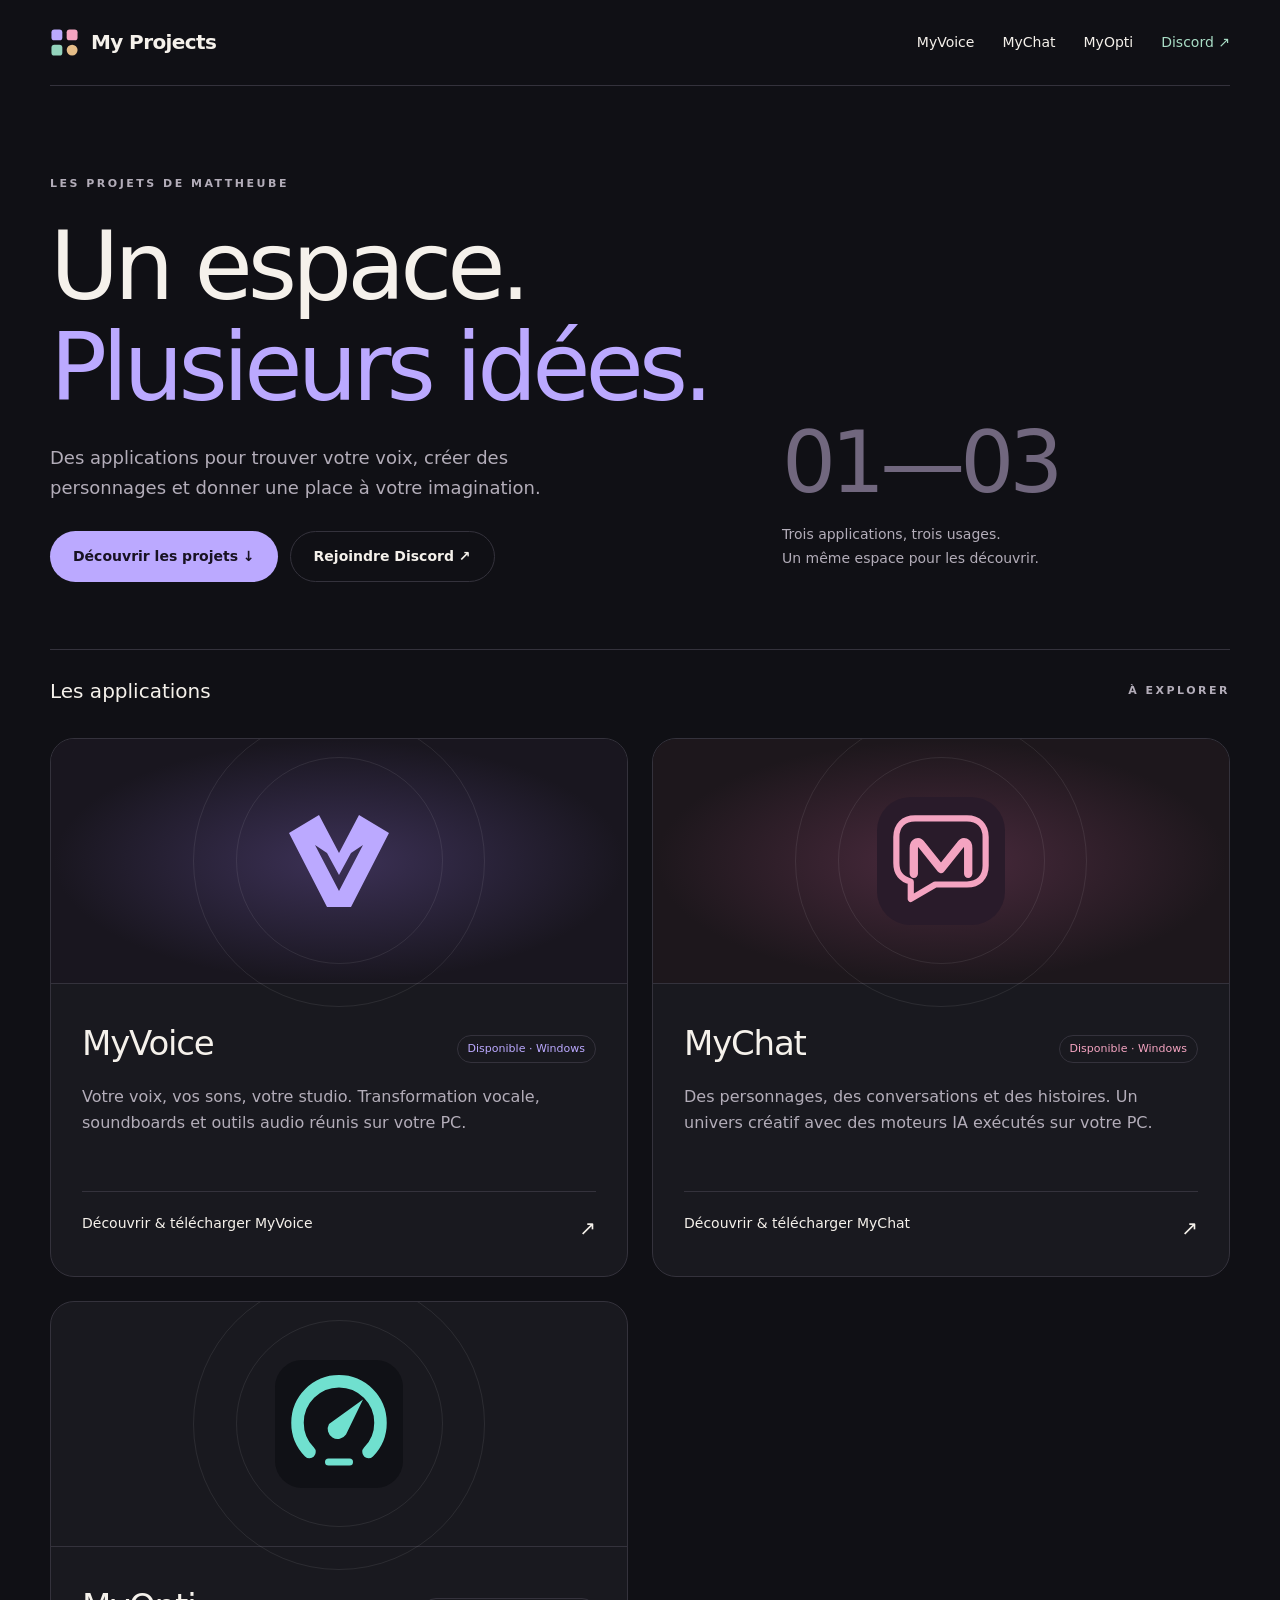
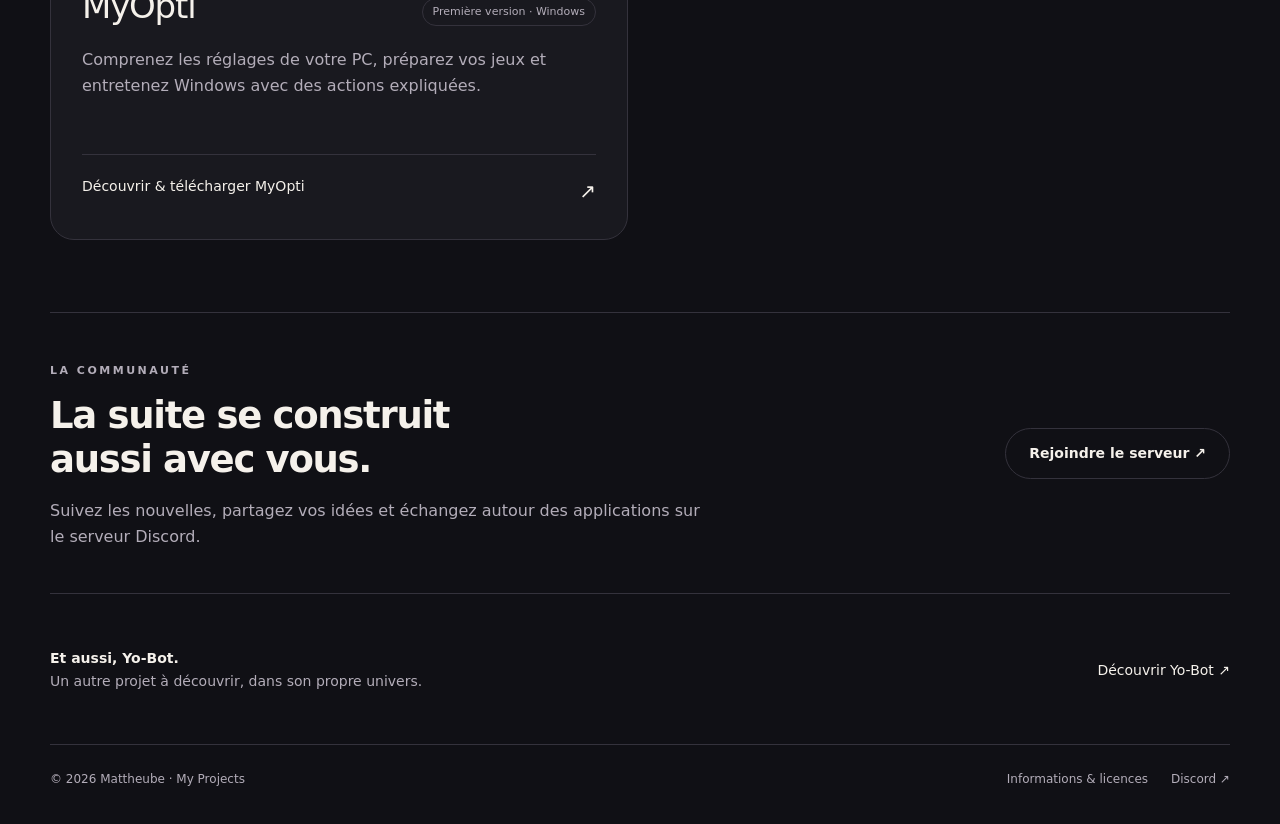
<file: docs/index.html>
<!doctype html><html lang="fr"><head><meta charset="utf-8"><meta name="viewport" content="width=device-width,initial-scale=1"><meta name="description" content="My Projects : découvrez MyVoice, MyChat et MyOpti, suivez leur développement et rejoignez la communauté."><meta http-equiv="Content-Security-Policy" content="default-src 'self'; script-src 'none'; style-src 'self'; img-src 'self'; object-src 'none'; base-uri 'none'; form-action 'none'"><meta name="referrer" content="strict-origin-when-cross-origin"><title>Accueil — My Projects</title><link rel="icon" href="./assets/projects.svg"><link rel="stylesheet" href="./style.css"></head><body class=""><a class="skip" href="#main">Aller au contenu</a><div class="wrap"><header><a class="brand" href="./"><img src="./assets/projects.svg" alt="">My Projects</a><nav aria-label="Navigation principale"><a href="./myvoice/">MyVoice</a><a href="./mychat/">MyChat</a><a href="./myopti/">MyOpti</a><a class="nav-discord" href="https://discord.gg/SDhAJgvxzq">Discord ↗</a></nav></header><main id="main">
<section class="hero"><div><span class="eyebrow">LES PROJETS DE MATTHEUBE</span><h1>Un espace.<br><span>Plusieurs idées.</span></h1><p>Des applications pour trouver votre voix, créer des personnages et donner une place à votre imagination.</p><div class="actions"><a class="btn" href="#projets">Découvrir les projets ↓</a><a class="btn secondary" href="https://discord.gg/SDhAJgvxzq">Rejoindre Discord ↗</a></div></div><div class="hero-side"><span class="number">01—03</span><p>Trois applications, trois usages.<br>Un même espace pour les découvrir.</p></div></section>
<section id="projets"><div class="section-title"><h2>Les applications</h2><span class="eyebrow">À EXPLORER</span></div><div class="project-grid"><article class="project voice"><div class="art" aria-hidden="true"><img src="assets/myvoice.svg" alt=""></div><div class="project-info"><div class="topline"><h3>MyVoice</h3><span class="badge">Disponible · Windows</span></div><p>Votre voix, vos sons, votre studio. Transformation vocale, soundboards et outils audio réunis sur votre PC.</p><a class="arrow-link" href="myvoice/">Découvrir & télécharger MyVoice <b aria-hidden="true">↗</b></a></div></article><article class="project chat"><div class="art" aria-hidden="true"><img src="assets/mychat.svg" alt=""></div><div class="project-info"><div class="topline"><h3>MyChat</h3><span class="badge">Disponible · Windows</span></div><p>Des personnages, des conversations et des histoires. Un univers créatif avec des moteurs IA exécutés sur votre PC.</p><a class="arrow-link" href="mychat/">Découvrir & télécharger MyChat <b aria-hidden="true">↗</b></a></div></article><article class="project opti"><div class="art" aria-hidden="true"><img src="assets/myopti.svg" alt=""></div><div class="project-info"><div class="topline"><h3>MyOpti</h3><span class="badge">Première version · Windows</span></div><p>Comprenez les réglages de votre PC, préparez vos jeux et entretenez Windows avec des actions expliquées.</p><a class="arrow-link" href="myopti/">Découvrir & télécharger MyOpti <b aria-hidden="true">↗</b></a></div></article></div></section>
<section class="community"><div><span class="eyebrow">LA COMMUNAUTÉ</span><h2>La suite se construit<br>aussi avec vous.</h2><p>Suivez les nouvelles, partagez vos idées et échangez autour des applications sur le serveur Discord.</p></div><div class="actions"><a class="btn secondary" href="https://discord.gg/SDhAJgvxzq">Rejoindre le serveur ↗</a></div></section>
<aside class="yobot"><p><strong>Et aussi, Yo-Bot.</strong><br>Un autre projet à découvrir, dans son propre univers.</p><a href="https://mattheube.github.io/Yo-Bot/">Découvrir Yo-Bot ↗</a></aside></main><footer><span>© 2026 Mattheube · My Projects</span><div class="links"><a href="./informations/">Informations & licences</a><a href="https://discord.gg/SDhAJgvxzq">Discord ↗</a></div></footer></div></body></html>
</file>
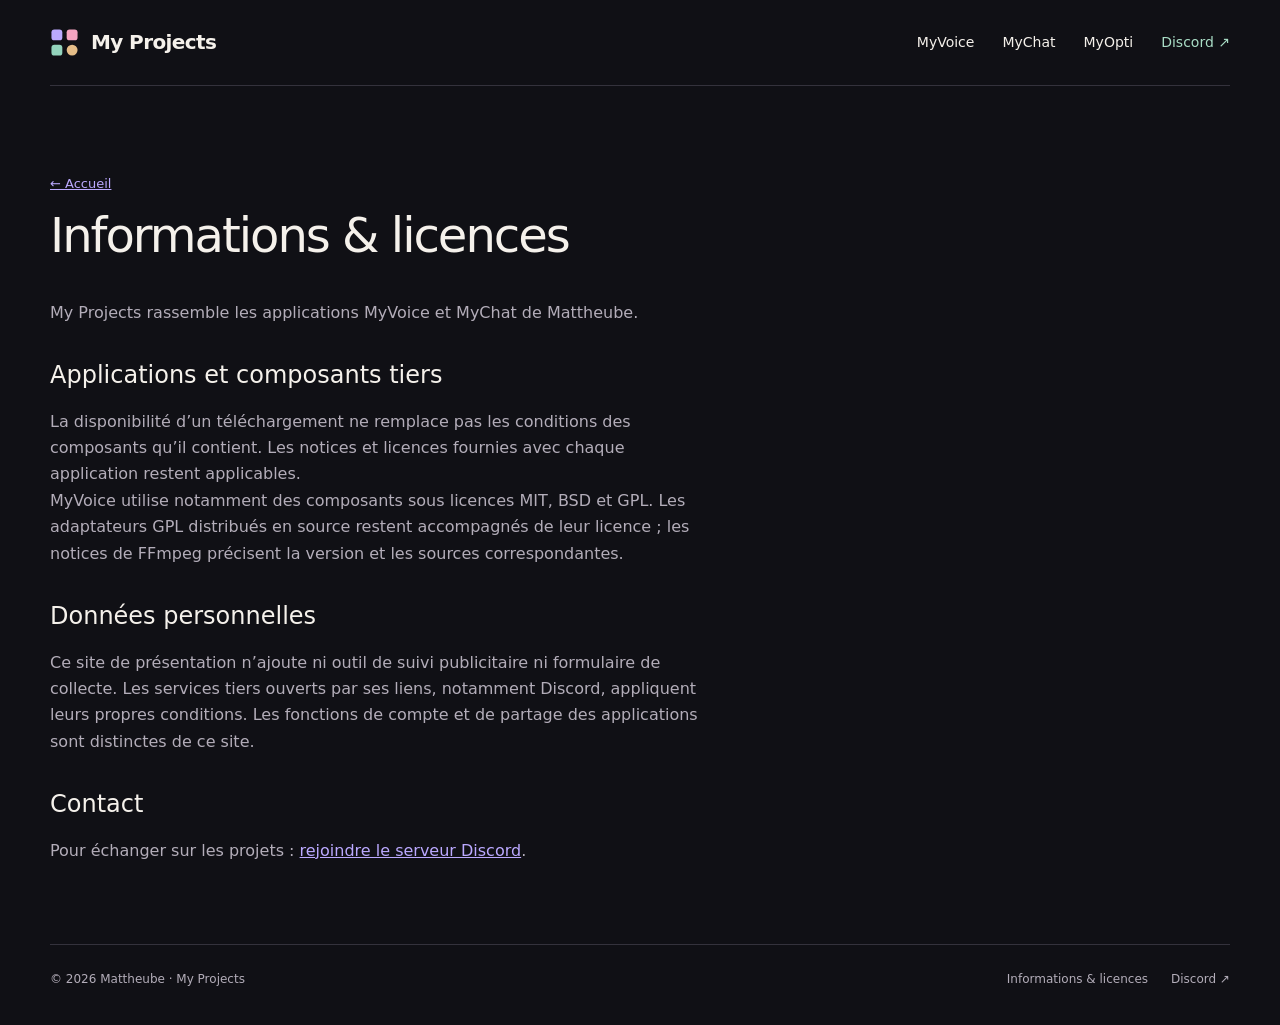
<file: docs/informations/index.html>
<!doctype html><html lang="fr"><head><meta charset="utf-8"><meta name="viewport" content="width=device-width,initial-scale=1"><meta name="description" content="Informations sur My Projects et les composants tiers utilisés par les applications."><meta http-equiv="Content-Security-Policy" content="default-src 'self'; script-src 'none'; style-src 'self'; img-src 'self'; object-src 'none'; base-uri 'none'; form-action 'none'"><meta name="referrer" content="strict-origin-when-cross-origin"><title>Informations & licences — My Projects</title><link rel="icon" href="../assets/projects.svg"><link rel="stylesheet" href="../style.css"></head><body class=""><a class="skip" href="#main">Aller au contenu</a><div class="wrap"><header><a class="brand" href="../"><img src="../assets/projects.svg" alt="">My Projects</a><nav aria-label="Navigation principale"><a href="../myvoice/">MyVoice</a><a href="../mychat/">MyChat</a><a href="../myopti/">MyOpti</a><a class="nav-discord" href="https://discord.gg/SDhAJgvxzq">Discord ↗</a></nav></header><main id="main"><article class="text-page"><a class="back" href="../">← Accueil</a><h1>Informations & licences</h1><p>My Projects rassemble les applications MyVoice et MyChat de Mattheube.</p><h2>Applications et composants tiers</h2><p>La disponibilité d’un téléchargement ne remplace pas les conditions des composants qu’il contient. Les notices et licences fournies avec chaque application restent applicables.</p><p>MyVoice utilise notamment des composants sous licences MIT, BSD et GPL. Les adaptateurs GPL distribués en source restent accompagnés de leur licence ; les notices de FFmpeg précisent la version et les sources correspondantes.</p><h2>Données personnelles</h2><p>Ce site de présentation n’ajoute ni outil de suivi publicitaire ni formulaire de collecte. Les services tiers ouverts par ses liens, notamment Discord, appliquent leurs propres conditions. Les fonctions de compte et de partage des applications sont distinctes de ce site.</p><h2>Contact</h2><p>Pour échanger sur les projets : <a href="https://discord.gg/SDhAJgvxzq">rejoindre le serveur Discord</a>.</p></article></main><footer><span>© 2026 Mattheube · My Projects</span><div class="links"><a href="../informations/">Informations & licences</a><a href="https://discord.gg/SDhAJgvxzq">Discord ↗</a></div></footer></div></body></html>
</file>
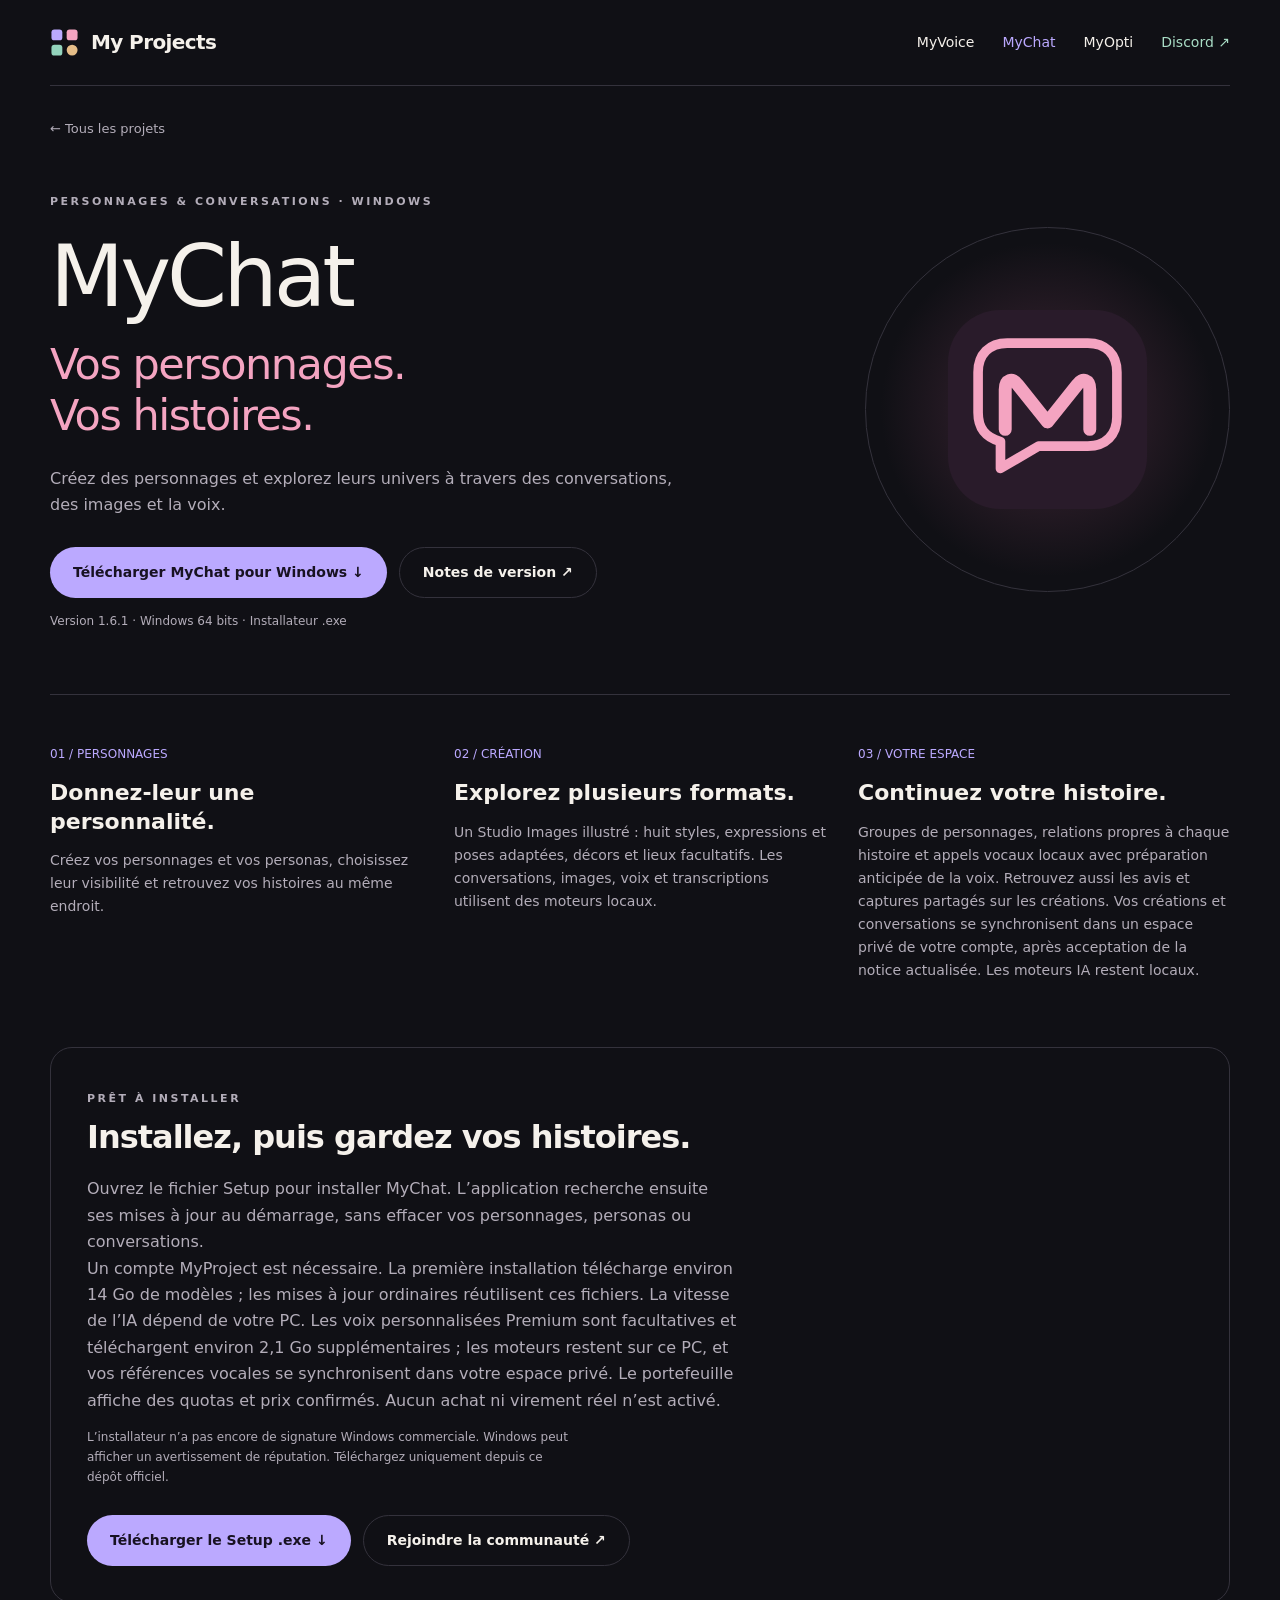
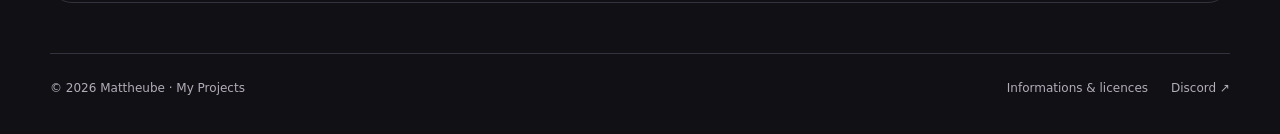
<file: docs/mychat/index.html>
<!doctype html><html lang="fr"><head><meta charset="utf-8"><meta name="viewport" content="width=device-width,initial-scale=1"><meta name="description" content="Téléchargez MyChat 1.6.1 pour Windows : personnages, conversations IA et Studio Images exécutés sur votre PC."><meta http-equiv="Content-Security-Policy" content="default-src 'self'; script-src 'none'; style-src 'self'; img-src 'self'; object-src 'none'; base-uri 'none'; form-action 'none'"><meta name="referrer" content="strict-origin-when-cross-origin"><title>MyChat — My Projects</title><link rel="icon" href="../assets/projects.svg"><link rel="stylesheet" href="../style.css"></head><body class="chat-page"><a class="skip" href="#main">Aller au contenu</a><div class="wrap"><header><a class="brand" href="../"><img src="../assets/projects.svg" alt="">My Projects</a><nav aria-label="Navigation principale"><a href="../myvoice/">MyVoice</a><a href="../mychat/" aria-current="page">MyChat</a><a href="../myopti/">MyOpti</a><a class="nav-discord" href="https://discord.gg/SDhAJgvxzq">Discord ↗</a></nav></header><main id="main">
<a class="back" href="../">← Tous les projets</a><section class="product-hero"><div><span class="eyebrow">PERSONNAGES & CONVERSATIONS · WINDOWS</span><h1>MyChat<small>Vos personnages.<br>Vos histoires.</small></h1><p>Créez des personnages et explorez leurs univers à travers des conversations, des images et la voix.</p><div class="actions"><a class="btn" href="https://github.com/mattheube/MyProjects/releases/download/mychat-v1.6.1/MyChat-1.6.1-Setup-x64.exe">Télécharger MyChat pour Windows ↓</a><a class="btn secondary" href="https://github.com/mattheube/MyProjects/releases/tag/mychat-v1.6.1">Notes de version ↗</a></div><p class="small-note">Version 1.6.1 · Windows 64 bits · Installateur .exe</p></div><div class="emblem" aria-hidden="true"><img src="../assets/mychat.svg" alt=""></div></section>
<section class="features" aria-label="Fonctionnalités"><article><span class="index">01 / PERSONNAGES</span><h2>Donnez-leur une personnalité.</h2><p>Créez vos personnages et vos personas, choisissez leur visibilité et retrouvez vos histoires au même endroit.</p></article><article><span class="index">02 / CRÉATION</span><h2>Explorez plusieurs formats.</h2><p>Un Studio Images illustré : huit styles, expressions et poses adaptées, décors et lieux facultatifs. Les conversations, images, voix et transcriptions utilisent des moteurs locaux.</p></article><article><span class="index">03 / VOTRE ESPACE</span><h2>Continuez votre histoire.</h2><p>Groupes de personnages, relations propres à chaque histoire et appels vocaux locaux avec préparation anticipée de la voix. Retrouvez aussi les avis et captures partagés sur les créations. Vos créations et conversations se synchronisent dans un espace privé de votre compte, après acceptation de la notice actualisée. Les moteurs IA restent locaux.</p></article></section>
<section class="download"><span class="eyebrow">PRÊT À INSTALLER</span><h2>Installez, puis gardez vos histoires.</h2><p>Ouvrez le fichier Setup pour installer MyChat. L’application recherche ensuite ses mises à jour au démarrage, sans effacer vos personnages, personas ou conversations.</p><p>Un compte MyProject est nécessaire. La première installation télécharge environ 14 Go de modèles ; les mises à jour ordinaires réutilisent ces fichiers. La vitesse de l’IA dépend de votre PC. Les voix personnalisées Premium sont facultatives et téléchargent environ 2,1 Go supplémentaires ; les moteurs restent sur ce PC, et vos références vocales se synchronisent dans votre espace privé. Le portefeuille affiche des quotas et prix confirmés. Aucun achat ni virement réel n’est activé.</p><p class="small-note">L’installateur n’a pas encore de signature Windows commerciale. Windows peut afficher un avertissement de réputation. Téléchargez uniquement depuis ce dépôt officiel.</p><div class="actions"><a class="btn" href="https://github.com/mattheube/MyProjects/releases/download/mychat-v1.6.1/MyChat-1.6.1-Setup-x64.exe">Télécharger le Setup .exe ↓</a><a class="btn secondary" href="https://discord.gg/SDhAJgvxzq">Rejoindre la communauté ↗</a></div></section></main><footer><span>© 2026 Mattheube · My Projects</span><div class="links"><a href="../informations/">Informations & licences</a><a href="https://discord.gg/SDhAJgvxzq">Discord ↗</a></div></footer></div></body></html>
</file>
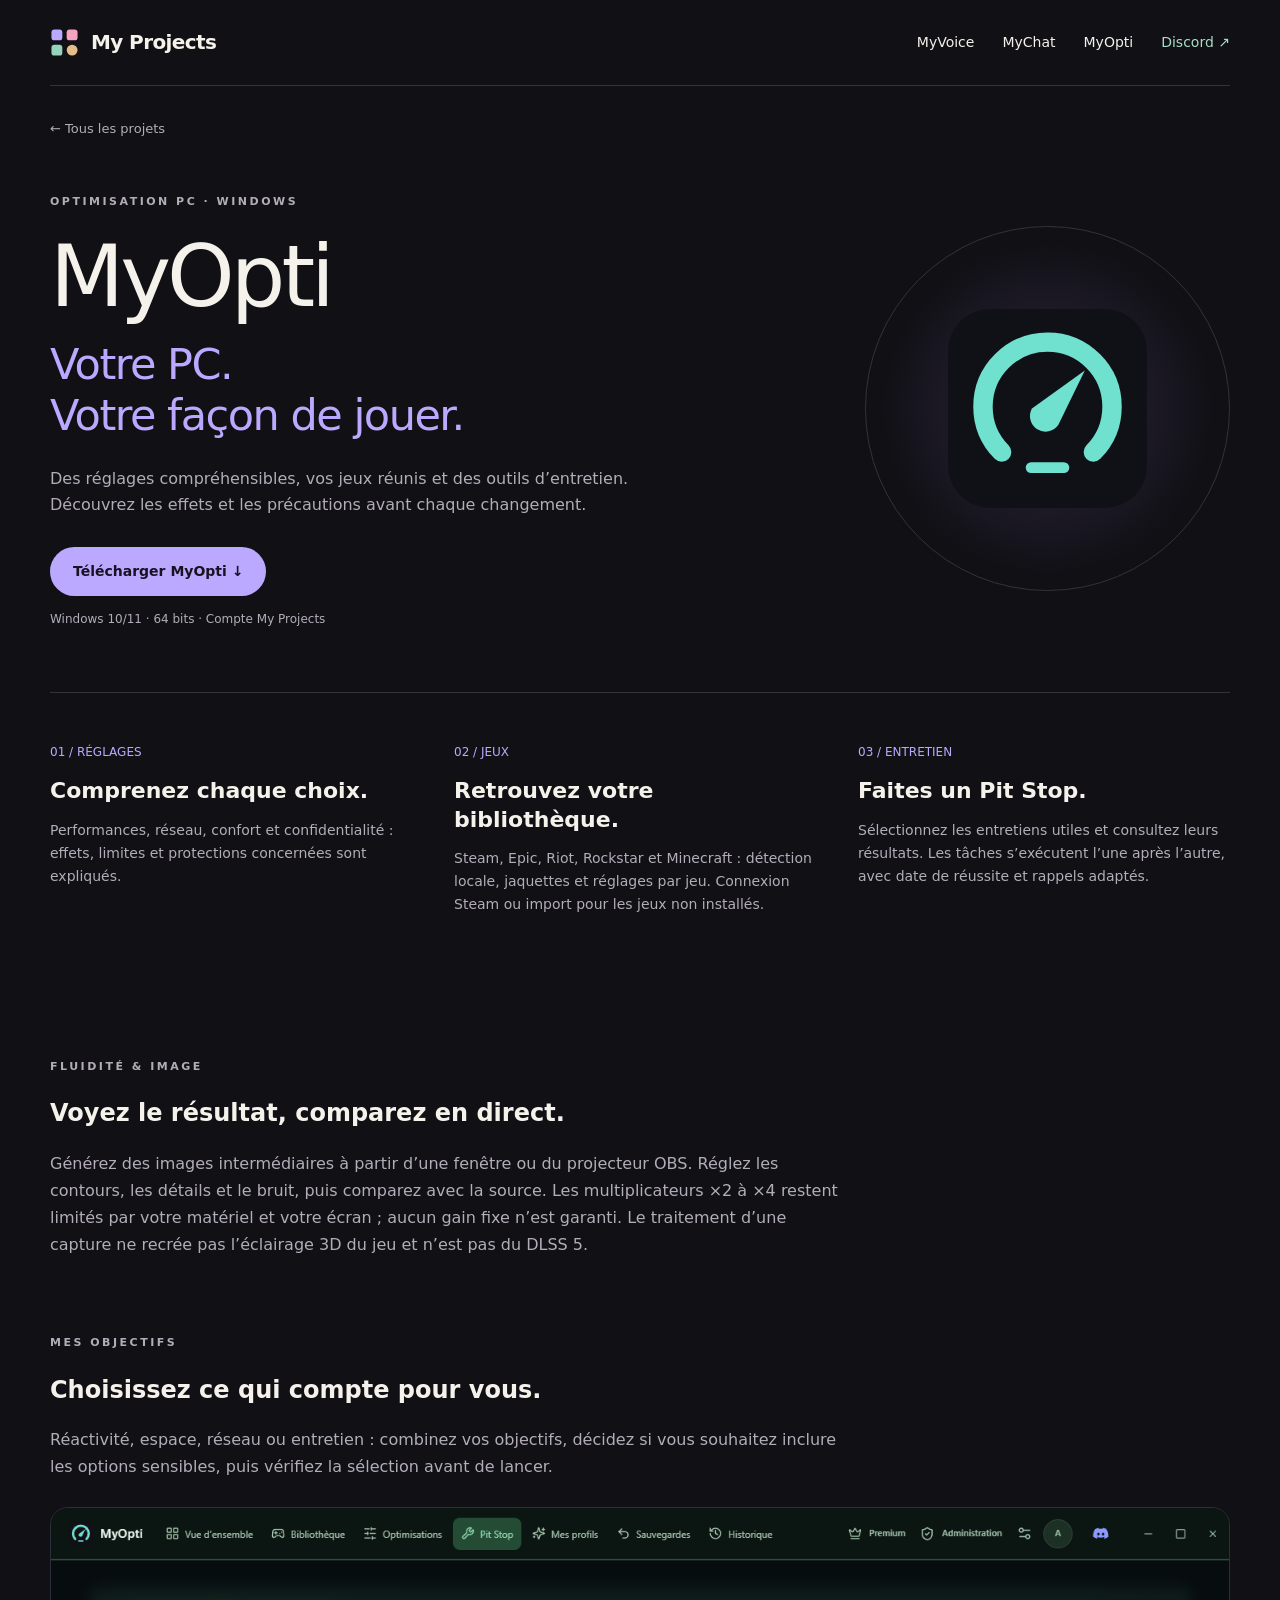
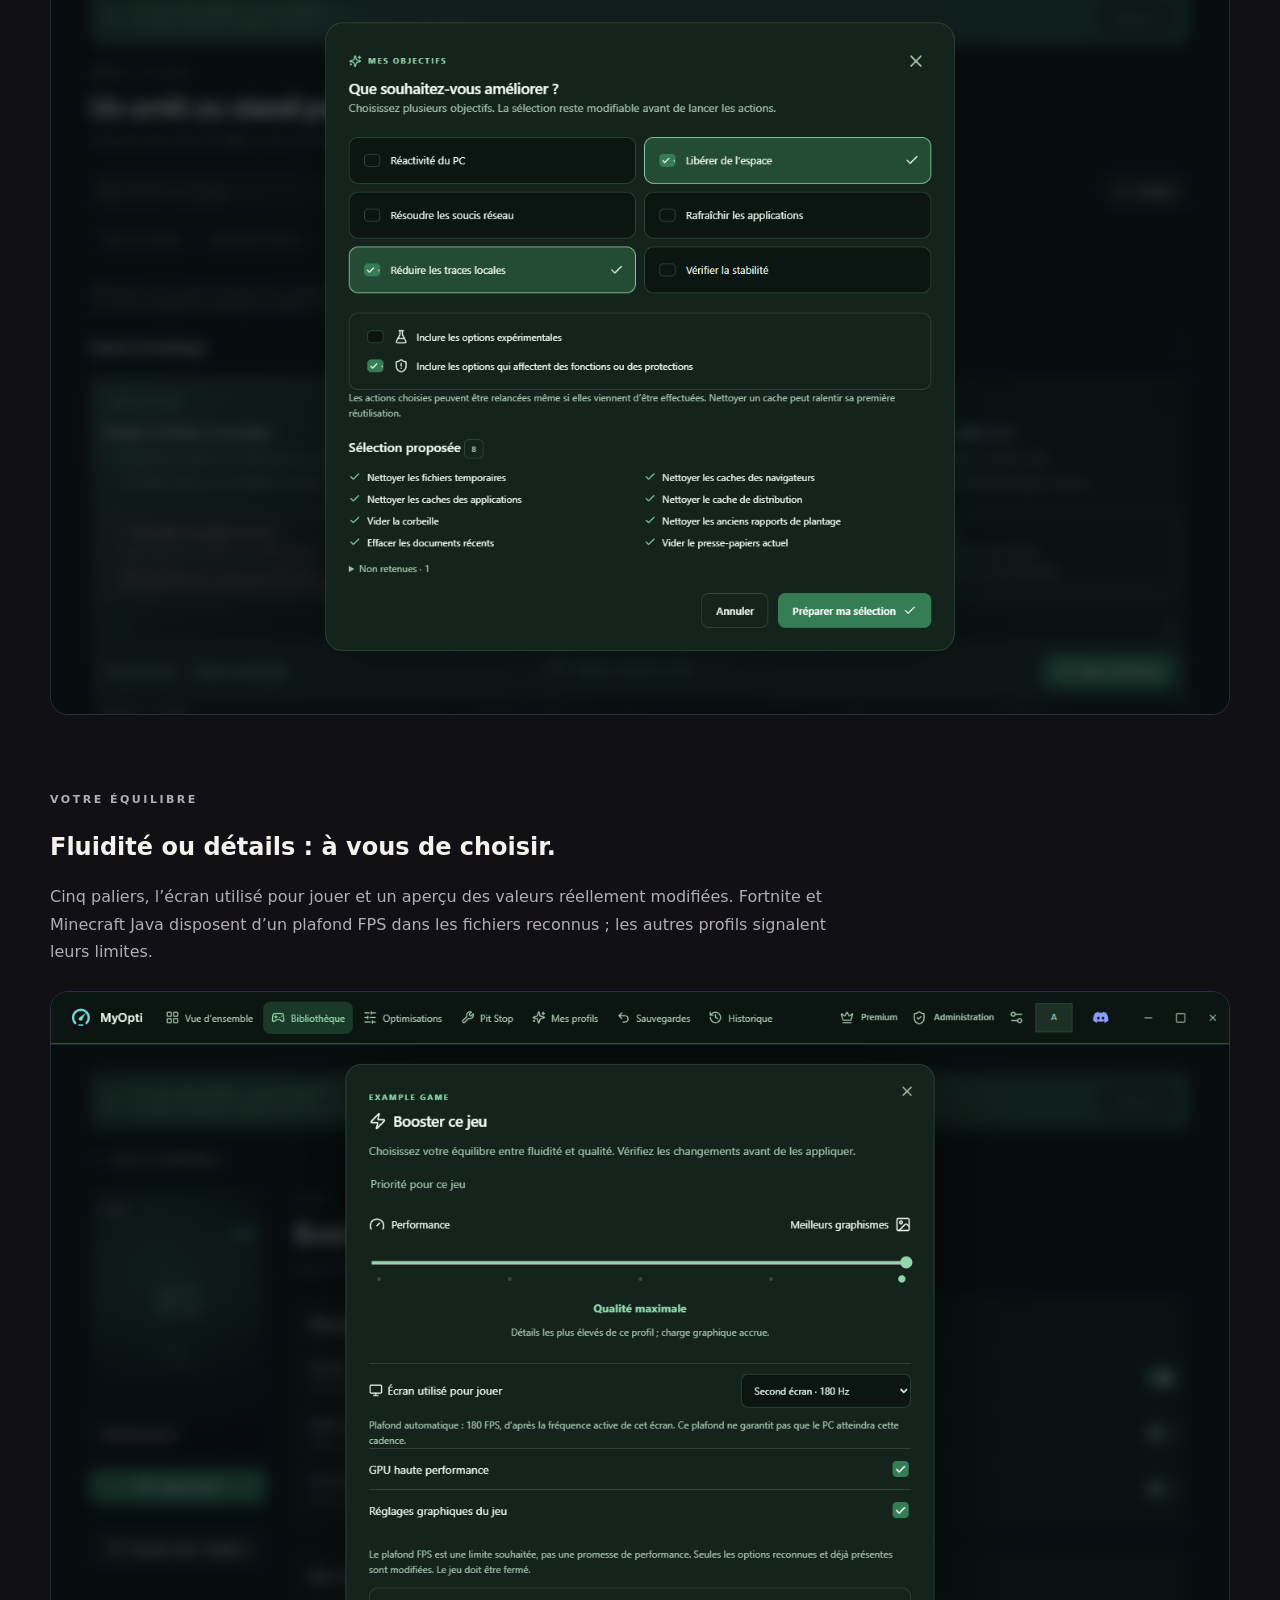
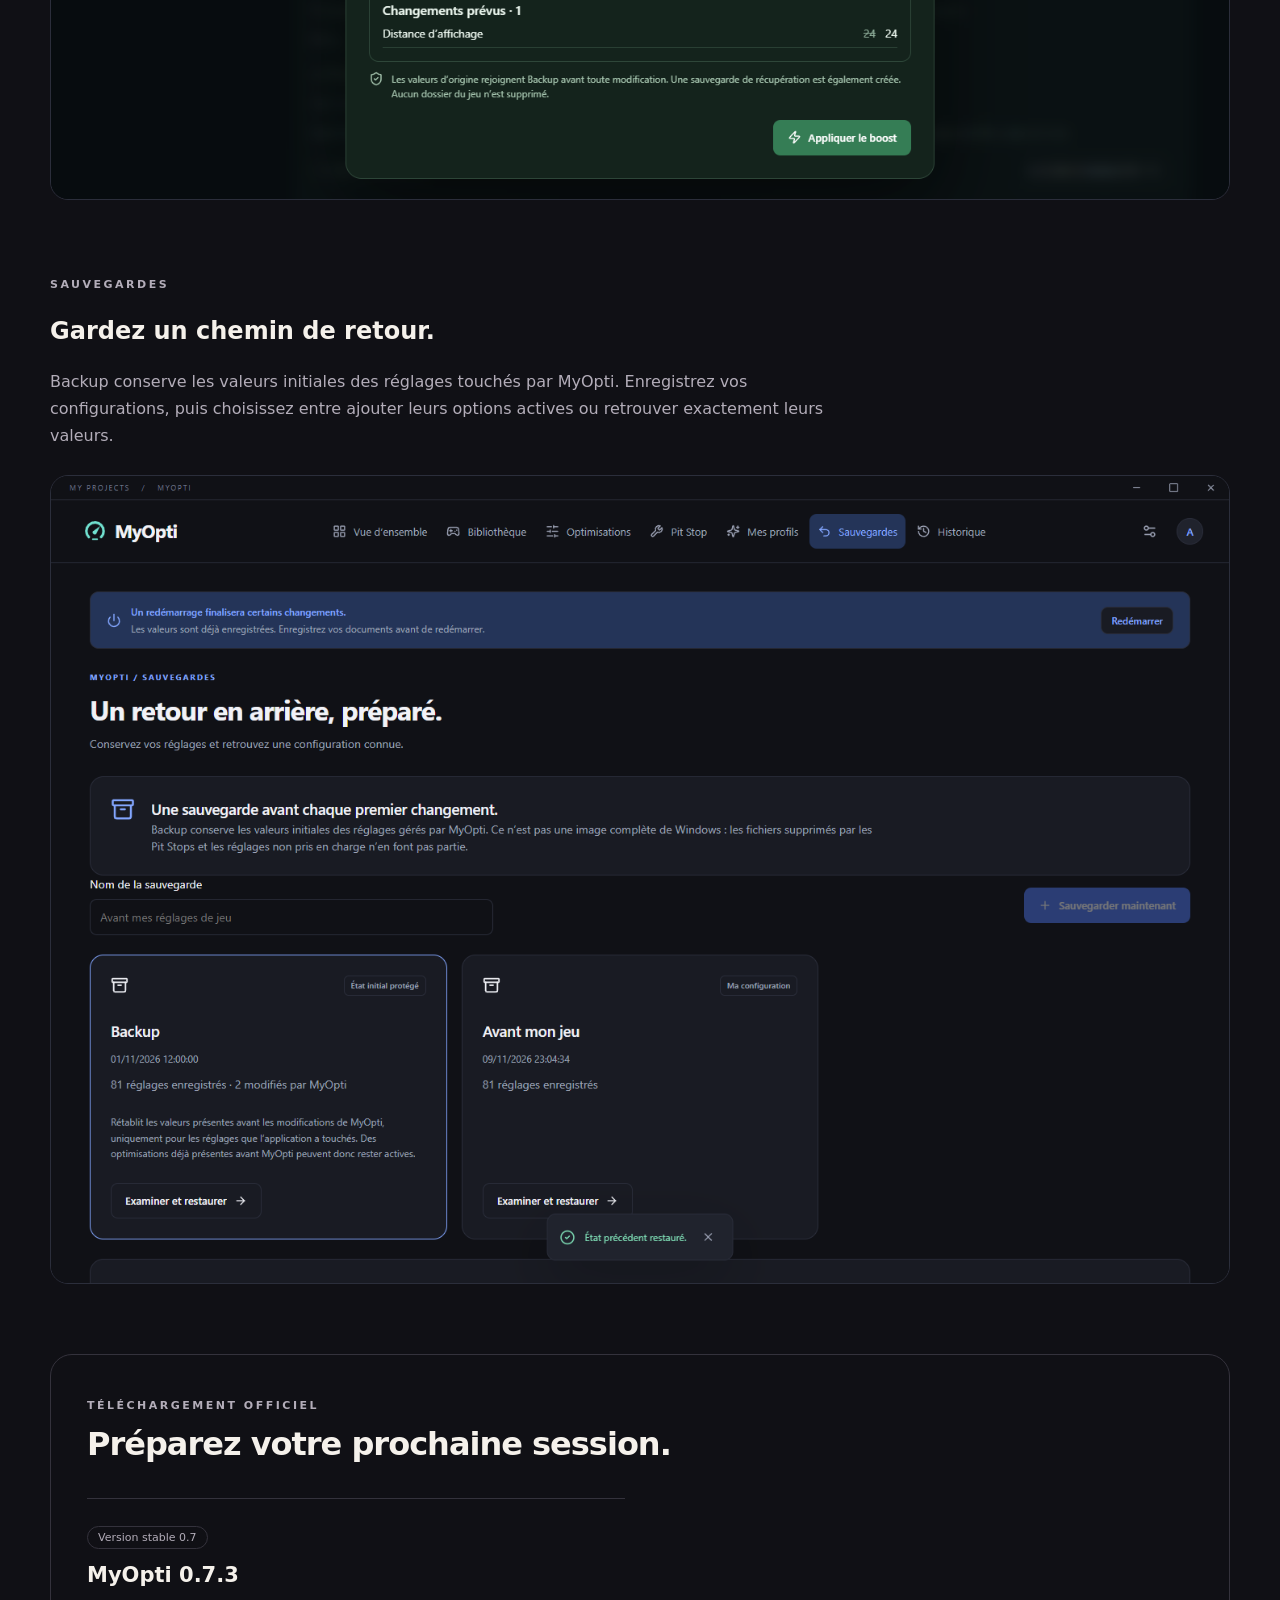
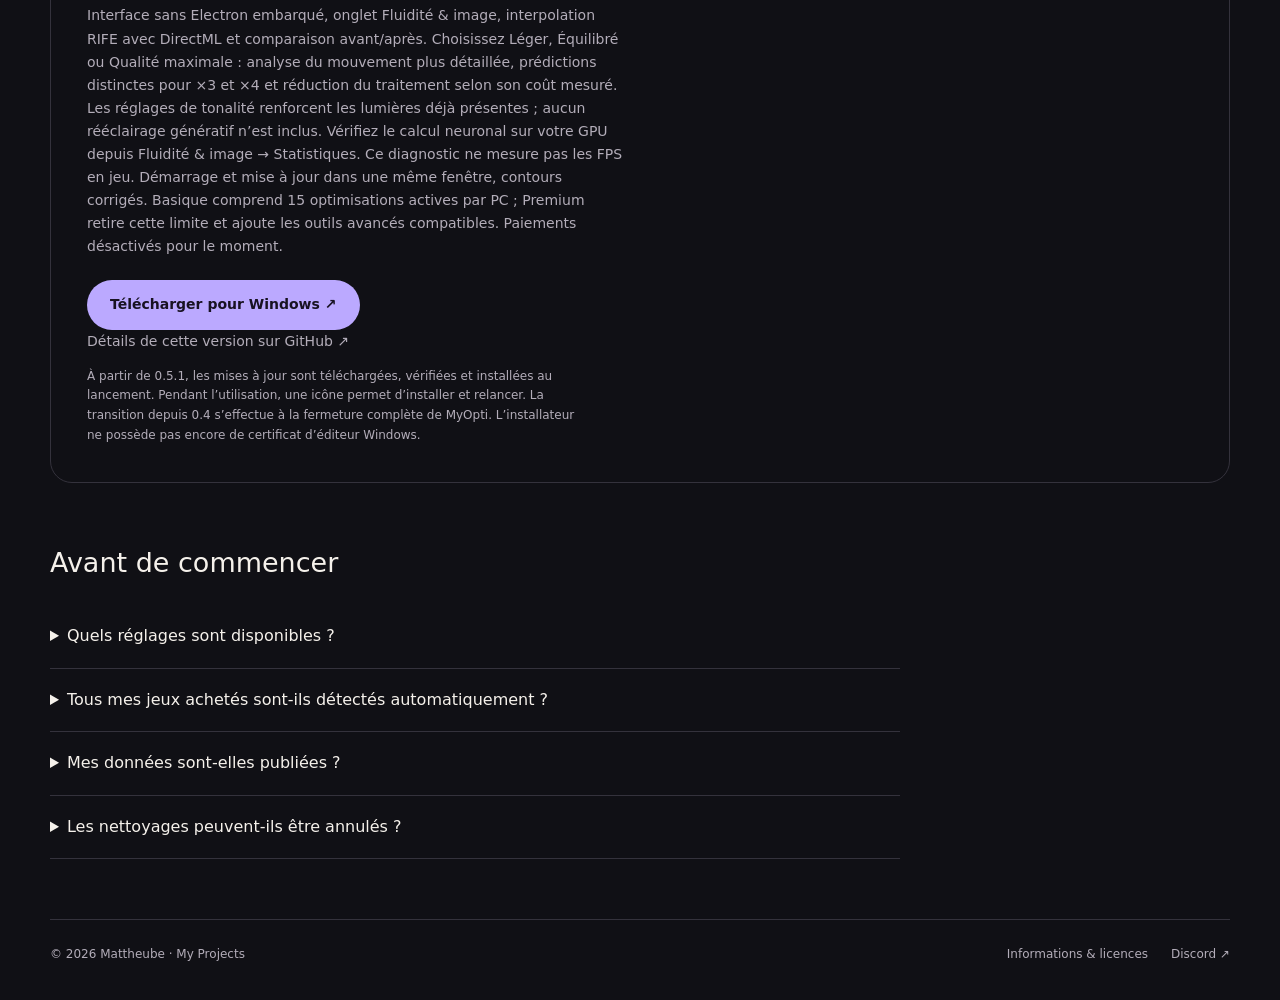
<file: docs/myopti/index.html>
<!doctype html><html lang="fr"><head><meta charset="utf-8"><meta name="viewport" content="width=device-width,initial-scale=1"><meta name="description" content="MyOpti pour Windows : réglages expliqués, bibliothèque de jeux et entretien du PC."><meta http-equiv="Content-Security-Policy" content="default-src 'self'; script-src 'none'; style-src 'self'; img-src 'self'; object-src 'none'; base-uri 'none'; form-action 'none'"><meta name="referrer" content="strict-origin-when-cross-origin"><title>MyOpti — My Projects</title><link rel="icon" href="../assets/projects.svg"><link rel="stylesheet" href="../style.css"></head><body class=""><a class="skip" href="#main">Aller au contenu</a><div class="wrap"><header><a class="brand" href="../"><img src="../assets/projects.svg" alt="">My Projects</a><nav aria-label="Navigation principale"><a href="../myvoice/">MyVoice</a><a href="../mychat/">MyChat</a><a href="../myopti/">MyOpti</a><a class="nav-discord" href="https://discord.gg/SDhAJgvxzq">Discord ↗</a></nav></header><main id="main">
<a class="back" href="../">← Tous les projets</a><section class="product-hero"><div><span class="eyebrow">OPTIMISATION PC · WINDOWS</span><h1>MyOpti<small>Votre PC.<br>Votre façon de jouer.</small></h1><p>Des réglages compréhensibles, vos jeux réunis et des outils d’entretien. Découvrez les effets et les précautions avant chaque changement.</p><div class="actions"><a class="btn" href="#telecharger">Télécharger MyOpti ↓</a></div><p class="small-note">Windows 10/11 · 64 bits · Compte My Projects</p></div><div class="emblem" aria-hidden="true"><img src="../assets/myopti.svg" alt=""></div></section><section class="features" aria-label="Fonctionnalités"><article><span class="index">01 / RÉGLAGES</span><h2>Comprenez chaque choix.</h2><p>Performances, réseau, confort et confidentialité : effets, limites et protections concernées sont expliqués.</p></article><article><span class="index">02 / JEUX</span><h2>Retrouvez votre bibliothèque.</h2><p>Steam, Epic, Riot, Rockstar et Minecraft : détection locale, jaquettes et réglages par jeu. Connexion Steam ou import pour les jeux non installés.</p></article><article><span class="index">03 / ENTRETIEN</span><h2>Faites un Pit Stop.</h2><p>Sélectionnez les entretiens utiles et consultez leurs résultats. Les tâches s’exécutent l’une après l’autre, avec date de réussite et rappels adaptés.</p></article></section><section class="myopti-preview"><span class="eyebrow">FLUIDITÉ & IMAGE</span><h2>Voyez le résultat, comparez en direct.</h2><p>Générez des images intermédiaires à partir d’une fenêtre ou du projecteur OBS. Réglez les contours, les détails et le bruit, puis comparez avec la source. Les multiplicateurs ×2 à ×4 restent limités par votre matériel et votre écran ; aucun gain fixe n’est garanti. Le traitement d’une capture ne recrée pas l’éclairage 3D du jeu et n’est pas du DLSS 5.</p></section><section class="myopti-preview"><span class="eyebrow">MES OBJECTIFS</span><h2>Choisissez ce qui compte pour vous.</h2><p>Réactivité, espace, réseau ou entretien : combinez vos objectifs, décidez si vous souhaitez inclure les options sensibles, puis vérifiez la sélection avant de lancer.</p><img src="../assets/myopti-061-objectives.png" alt="Assistant Mes objectifs de MyOpti avec choix multiples et aperçu de la sélection" loading="lazy"></section><section class="myopti-preview"><span class="eyebrow">VOTRE ÉQUILIBRE</span><h2>Fluidité ou détails : à vous de choisir.</h2><p>Cinq paliers, l’écran utilisé pour jouer et un aperçu des valeurs réellement modifiées. Fortnite et Minecraft Java disposent d’un plafond FPS dans les fichiers reconnus ; les autres profils signalent leurs limites.</p><img src="../assets/myopti-060-game.png" alt="Configuration d’un jeu dans MyOpti : curseur à cinq paliers, écran et aperçu des changements" loading="lazy"></section><section class="myopti-preview"><span class="eyebrow">SAUVEGARDES</span><h2>Gardez un chemin de retour.</h2><p>Backup conserve les valeurs initiales des réglages touchés par MyOpti. Enregistrez vos configurations, puis choisissez entre ajouter leurs options actives ou retrouver exactement leurs valeurs.</p><img src="../assets/myopti-backups.png" alt="Onglet Sauvegardes de MyOpti avec Backup et une configuration enregistrée" loading="lazy"></section><section class="download" id="telecharger"><span class="eyebrow">TÉLÉCHARGEMENT OFFICIEL</span><h2>Préparez votre prochaine session.</h2><div class="channels"><article class="channel"><span class="badge">Version stable 0.7</span><h3>MyOpti 0.7.3</h3><p>Interface sans Electron embarqué, onglet Fluidité & image, interpolation RIFE avec DirectML et comparaison avant/après. Choisissez Léger, Équilibré ou Qualité maximale : analyse du mouvement plus détaillée, prédictions distinctes pour ×3 et ×4 et réduction du traitement selon son coût mesuré. Les réglages de tonalité renforcent les lumières déjà présentes ; aucun rééclairage génératif n’est inclus. Vérifiez le calcul neuronal sur votre GPU depuis Fluidité & image → Statistiques. Ce diagnostic ne mesure pas les FPS en jeu. Démarrage et mise à jour dans une même fenêtre, contours corrigés. Basique comprend 15 optimisations actives par PC ; Premium retire cette limite et ajoute les outils avancés compatibles. Paiements désactivés pour le moment.</p><a class="btn" href="https://github.com/mattheube/MyProjects/releases/download/myopti-v0.7.3/MyOpti-0.7.3-Windows-x64.exe">Télécharger pour Windows ↗</a><p><a href="https://github.com/mattheube/MyProjects/releases/tag/myopti-v0.7.3">Détails de cette version sur GitHub ↗</a></p></article></div><p class="small-note">À partir de 0.5.1, les mises à jour sont téléchargées, vérifiées et installées au lancement. Pendant l’utilisation, une icône permet d’installer et relancer. La transition depuis 0.4 s’effectue à la fermeture complète de MyOpti. L’installateur ne possède pas encore de certificat d’éditeur Windows.</p></section><section class="faq"><h2>Avant de commencer</h2><details><summary>Quels réglages sont disponibles ?</summary><p>Les fonctions Windows prises en charge sont applicables. Certaines fonctions matérielles restent indisponibles selon l’adaptateur ou la configuration ; aucun gain de FPS n’est garanti.</p></details><details><summary>Tous mes jeux achetés sont-ils détectés automatiquement ?</summary><p>Les jeux installés sont détectés à partir des fichiers des lanceurs. La bibliothèque Steam complète nécessite une connexion explicite avec votre clé API personnelle et un profil de jeux visible. Pour Epic, Riot, Rockstar et Minecraft, les jeux non installés peuvent être ajoutés par import de liste ; une connexion universelle à leurs achats n’est pas disponible.</p></details><details><summary>Mes données sont-elles publiées ?</summary><p>Les mesures, historiques et sauvegardes de réglages restent sur le PC. Les comptes utilisent My Projects. Les jaquettes sont récupérées auprès des catalogues publics.</p></details><details><summary>Les nettoyages peuvent-ils être annulés ?</summary><p>Les réglages modifiés disposent de valeurs de restauration. Les suppressions de caches et de fichiers ne sont pas annulables ; les précautions sont affichées avant exécution.</p></details></section></main><footer><span>© 2026 Mattheube · My Projects</span><div class="links"><a href="../informations/">Informations & licences</a><a href="https://discord.gg/SDhAJgvxzq">Discord ↗</a></div></footer></div></body></html>
</file>
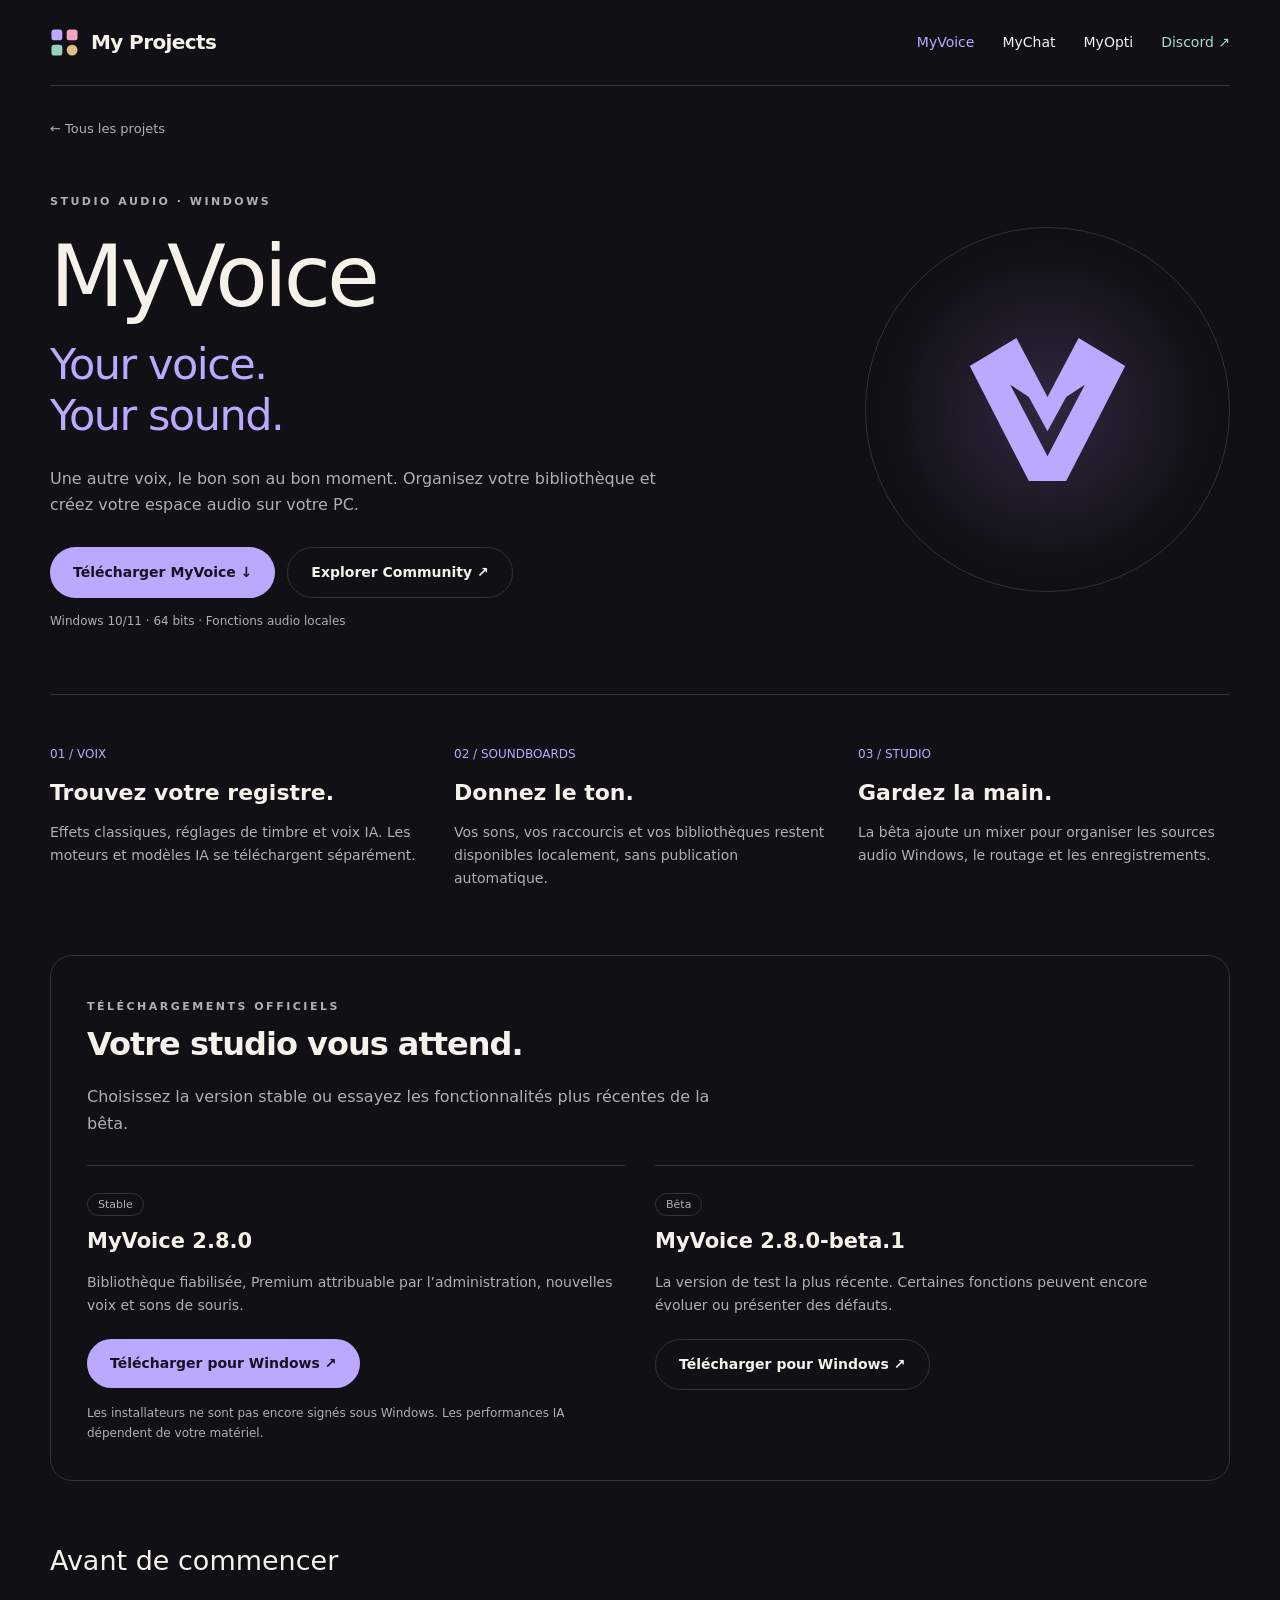
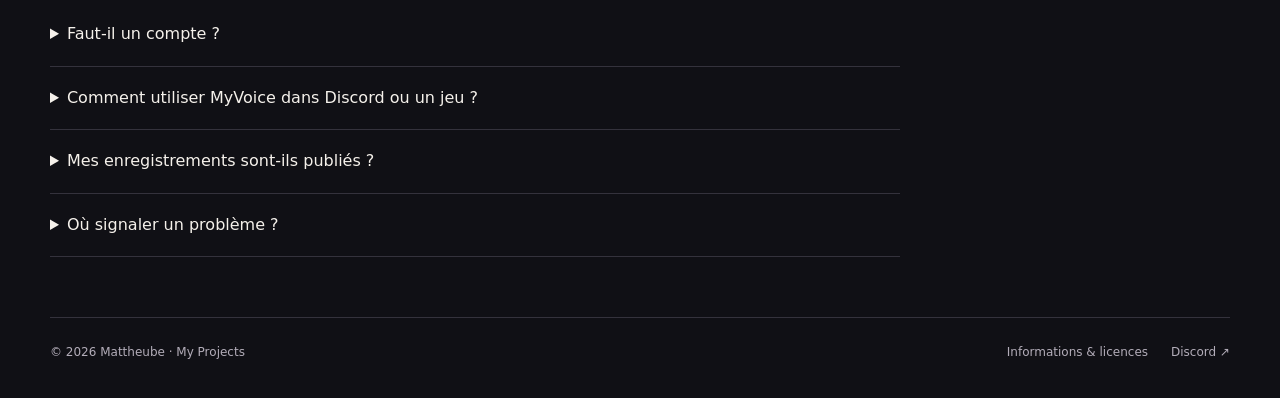
<file: docs/myvoice/index.html>
<!doctype html><html lang="fr"><head><meta charset="utf-8"><meta name="viewport" content="width=device-width,initial-scale=1"><meta name="description" content="Téléchargez MyVoice pour Windows : transformation vocale locale, soundboards et studio audio."><meta http-equiv="Content-Security-Policy" content="default-src 'self'; script-src 'none'; style-src 'self'; img-src 'self'; object-src 'none'; base-uri 'none'; form-action 'none'"><meta name="referrer" content="strict-origin-when-cross-origin"><title>MyVoice — My Projects</title><link rel="icon" href="../assets/projects.svg"><link rel="stylesheet" href="../style.css"></head><body class=""><a class="skip" href="#main">Aller au contenu</a><div class="wrap"><header><a class="brand" href="../"><img src="../assets/projects.svg" alt="">My Projects</a><nav aria-label="Navigation principale"><a href="../myvoice/" aria-current="page">MyVoice</a><a href="../mychat/">MyChat</a><a href="../myopti/">MyOpti</a><a class="nav-discord" href="https://discord.gg/SDhAJgvxzq">Discord ↗</a></nav></header><main id="main">
<a class="back" href="../">← Tous les projets</a><section class="product-hero"><div><span class="eyebrow">STUDIO AUDIO · WINDOWS</span><h1>MyVoice<small>Your voice.<br>Your sound.</small></h1><p>Une autre voix, le bon son au bon moment. Organisez votre bibliothèque et créez votre espace audio sur votre PC.</p><div class="actions"><a class="btn" href="#telecharger">Télécharger MyVoice ↓</a><a class="btn secondary" href="community/#community">Explorer Community ↗</a></div><p class="small-note">Windows 10/11 · 64 bits · Fonctions audio locales</p></div><div class="emblem" aria-hidden="true"><img src="../assets/myvoice.svg" alt=""></div></section>
<section class="features" aria-label="Fonctionnalités"><article><span class="index">01 / VOIX</span><h2>Trouvez votre registre.</h2><p>Effets classiques, réglages de timbre et voix IA. Les moteurs et modèles IA se téléchargent séparément.</p></article><article><span class="index">02 / SOUNDBOARDS</span><h2>Donnez le ton.</h2><p>Vos sons, vos raccourcis et vos bibliothèques restent disponibles localement, sans publication automatique.</p></article><article><span class="index">03 / STUDIO</span><h2>Gardez la main.</h2><p>La bêta ajoute un mixer pour organiser les sources audio Windows, le routage et les enregistrements.</p></article></section>
<section class="download" id="telecharger"><span class="eyebrow">TÉLÉCHARGEMENTS OFFICIELS</span><h2>Votre studio vous attend.</h2><p>Choisissez la version stable ou essayez les fonctionnalités plus récentes de la bêta.</p><div class="channels"><article class="channel"><span class="badge">Stable</span><h3>MyVoice 2.8.0</h3><p>Bibliothèque fiabilisée, Premium attribuable par l’administration, nouvelles voix et sons de souris.</p><a class="btn" href="https://github.com/mattheube/MyProjects/releases/download/v2.8.0/MyVoiceSetup.exe">Télécharger pour Windows ↗</a></article><article class="channel"><span class="badge">Bêta</span><h3>MyVoice 2.8.0-beta.1</h3><p>La version de test la plus récente. Certaines fonctions peuvent encore évoluer ou présenter des défauts.</p><a class="btn secondary" href="https://github.com/mattheube/MyProjects/releases/download/v2.8.0-beta.1/MyVoiceSetup.exe">Télécharger pour Windows ↗</a></article></div><p class="small-note">Les installateurs ne sont pas encore signés sous Windows. Les performances IA dépendent de votre matériel.</p></section>
<section class="faq"><h2>Avant de commencer</h2><details><summary>Faut-il un compte ?</summary><p>Les fonctions audio locales ne nécessitent pas de compte. Un compte est utilisé pour les fonctions communautaires disponibles.</p></details><details><summary>Comment utiliser MyVoice dans Discord ou un jeu ?</summary><p>Un périphérique audio virtuel peut être nécessaire pour transmettre la sortie MyVoice. VB-CABLE est disponible sur <a href="https://vb-audio.com/Cable/">le site de VB-Audio</a>.</p></details><details><summary>Mes enregistrements sont-ils publiés ?</summary><p>Non. La transformation vocale fonctionne sur votre PC. Vos médias personnels ne sont pas publiés automatiquement.</p></details><details><summary>Où signaler un problème ?</summary><p>Rejoignez le <a href="https://discord.gg/SDhAJgvxzq">serveur Discord My Projects</a> et indiquez votre version de MyVoice ainsi que les étapes permettant de reproduire le problème.</p></details></section></main><footer><span>© 2026 Mattheube · My Projects</span><div class="links"><a href="../informations/">Informations & licences</a><a href="https://discord.gg/SDhAJgvxzq">Discord ↗</a></div></footer></div></body></html>
</file>
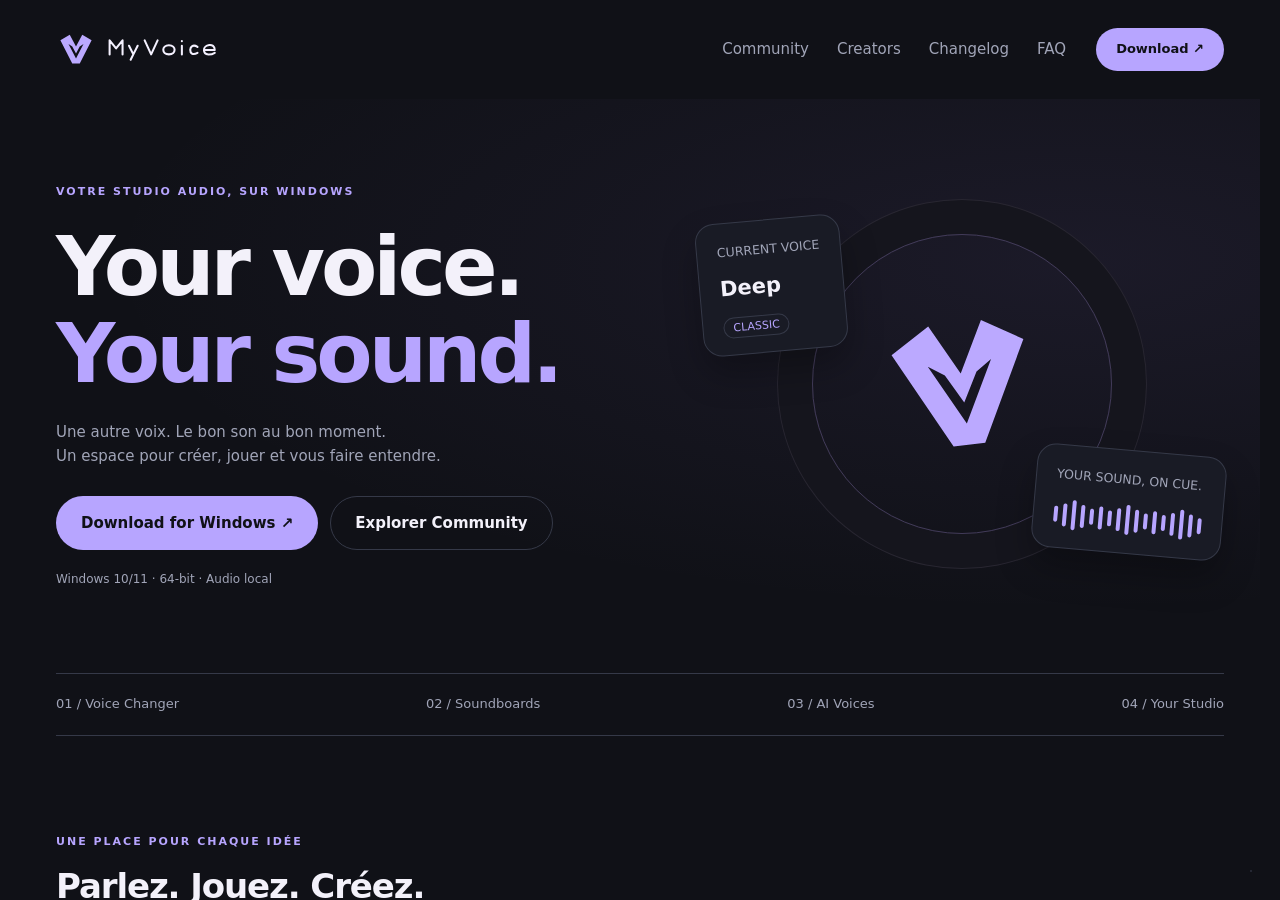
<file: docs/myvoice/community/index.html>
<!doctype html>
<html lang="fr"><head><meta charset="utf-8"><meta name="viewport" content="width=device-width,initial-scale=1"><meta name="description" content="MyVoice : vos voix, vos Soundboards et votre studio audio local sur Windows."><meta http-equiv="Content-Security-Policy" content="default-src 'self'; connect-src 'self' https://api.github.com https://*.supabase.co; img-src 'self' data: https://*.supabase.co; media-src 'self' blob: https://*.supabase.co; script-src 'self'; style-src 'self'; object-src 'none'; base-uri 'self'; form-action 'self'"><title>MyVoice — Your voice. Your sound.</title><link rel="icon" href="assets/myvoice.svg"><link rel="stylesheet" href="style.css"></head>
<body><a class="skip" href="#main">Aller au contenu</a><header><a class="brand" href="#home"><img src="assets/myvoice.svg" width="40" height="40" alt=""><img src="assets/myvoice-wordmark.svg" width="110" height="30" alt="MyVoice"></a><nav aria-label="Navigation"><a href="#community">Community</a><a href="#creators">Creators</a><a href="#changelog">Changelog</a><a href="#faq">FAQ</a></nav><a class="button small" href="#download">Download ↗</a></header><main id="main" tabindex="-1"></main><footer><a class="brand" href="#home">MyVoice</a><span>Your voice. Your sound.</span><a href="../../">My Projects ↗</a><a href="#account">Mon compte</a><span>Audio local · Windows 10/11 · 64-bit</span></footer><div id="toast" role="status" aria-live="polite"></div><script type="module" src="app.js"></script></body></html>
</file>
<file: docs/style.css>
:root{color-scheme:dark;--bg:#101015;--surface:#19191f;--ink:#f5f1eb;--muted:#b3adb9;--line:#34323c;--voice:#bba9ff;--chat:#f4a4c1;--mint:#a9ddc6}*{box-sizing:border-box}body{margin:0;background:var(--bg);color:var(--ink);font:16px/1.65 'Segoe UI',system-ui,sans-serif}a{color:inherit;text-decoration:none}a:focus-visible,summary:focus-visible{outline:3px solid var(--voice);outline-offset:6px}a:hover{text-decoration:underline;text-underline-offset:5px}p,h1,h2,h3{margin:0}p{color:var(--muted);max-width:64ch}img{display:block;max-width:100%}.wrap{width:min(1180px,calc(100% - 64px));margin:auto}.skip{position:fixed;top:-100px;left:20px;z-index:9;background:var(--ink);color:var(--bg);padding:12px}.skip:focus{top:12px}header{display:flex;align-items:center;justify-content:space-between;gap:25px;padding:26px 0;border-bottom:1px solid var(--line)}.brand{display:flex;align-items:center;gap:12px;font-size:20px;font-weight:650;letter-spacing:-.6px}.brand img{width:29px;height:29px}nav{display:flex;gap:28px;font-size:14px;align-items:center}nav a[aria-current=page]{color:var(--voice)}.nav-discord{color:var(--mint)}.eyebrow{font-size:11px;font-weight:650;letter-spacing:2.5px;text-transform:uppercase;color:var(--muted)}.hero{padding:83px 0 67px;display:grid;grid-template-columns:1.5fr 1fr;gap:60px;align-items:end}.hero h1{font-size:clamp(49px,7.4vw,96px);font-weight:500;letter-spacing:-5px;line-height:1.06;margin:21px 0 26px}.hero h1 span{color:var(--voice)}.hero p{max-width:510px;font-size:18px}.hero-side{padding-bottom:12px}.hero-side .number{font-size:85px;letter-spacing:-5px;font-weight:300;line-height:1;color:#71677e}.hero-side p{font-size:14px;margin-top:18px;max-width:270px}.section-title{border-top:1px solid var(--line);padding-top:25px;display:flex;justify-content:space-between;align-items:center;margin-bottom:30px}.section-title h2{font-size:20px;font-weight:500}.project-grid{display:grid;grid-template-columns:1fr 1fr;gap:24px}.project{border:1px solid var(--line);border-radius:24px;overflow:hidden;background:var(--surface)}.project .art{height:245px;display:grid;place-items:center;position:relative;border-bottom:1px solid var(--line)}.project.voice .art{background:radial-gradient(ellipse at center,#3c3156 0,transparent 70%),#19161f}.project.chat .art{background:radial-gradient(ellipse at center,#4a2a3d 0,transparent 70%),#1d171c}.art img{width:128px;height:128px;position:relative;z-index:1}.art:before,.art:after{content:'';position:absolute;border:1px solid #ffffff15;border-radius:50%;width:205px;height:205px}.art:after{width:290px;height:290px}.project-info{padding:31px}.project-info .topline{display:flex;align-items:center;justify-content:space-between;gap:12px}.project h3{font-size:34px;letter-spacing:-1.2px;font-weight:500;margin-bottom:13px}.badge{font-size:11px;border:1px solid var(--line);padding:4px 10px;border-radius:30px;color:var(--muted);white-space:nowrap}.voice .badge{color:var(--voice)}.chat .badge{color:var(--chat)}.project p{min-height:80px}.project .arrow-link{display:flex;justify-content:space-between;margin-top:27px;border-top:1px solid var(--line);padding-top:20px;font-size:14px}.arrow-link b{font-size:20px;font-weight:400}.btn{display:inline-flex;justify-content:center;align-items:center;gap:14px;background:var(--voice);color:#181222;padding:13px 23px;border-radius:999px;font-size:14px;font-weight:650;min-height:48px}.btn:hover{background:#d0c3ff;text-decoration:none}.btn.secondary{background:transparent;border:1px solid var(--line);color:var(--ink)}.actions{display:flex;flex-wrap:wrap;gap:12px;margin-top:28px}.community{display:grid;grid-template-columns:1.4fr 1fr;gap:35px;align-items:center;margin:72px 0 36px;padding:43px 0;border-block:1px solid var(--line)}.community h2{font-size:37px;line-height:1.18;letter-spacing:-1.3px;margin:12px 0 16px}.community .actions{justify-content:flex-end;margin:0}.small-note{font-size:12px;color:var(--muted);margin-top:14px}.yobot{display:flex;align-items:center;justify-content:space-between;gap:28px;padding:17px 0 50px}.yobot p{font-size:14px}.yobot strong{color:var(--ink);font-weight:550}.yobot a{font-size:14px;white-space:nowrap}footer{display:flex;justify-content:space-between;gap:20px;flex-wrap:wrap;padding:25px 0 35px;border-top:1px solid var(--line);font-size:12px;color:var(--muted)}footer .links{display:flex;gap:23px}.back{font-size:13px;color:var(--muted);display:inline-block;margin-top:32px}.product-hero{padding:46px 0 62px;display:grid;grid-template-columns:1.45fr .7fr;gap:60px;align-items:center}.product-hero h1{font-size:clamp(57px,7vw,86px);font-weight:500;line-height:1.07;letter-spacing:-4px;margin:16px 0 24px}.product-hero h1 small{display:block;font-size:clamp(28px,3.5vw,43px);color:var(--voice);letter-spacing:-1.5px;margin-top:17px;line-height:1.2}.chat-page .product-hero h1 small{color:var(--chat)}.product-hero .emblem{display:grid;place-items:center;aspect-ratio:1;border-radius:50%;border:1px solid var(--line);background:radial-gradient(ellipse,#30283f,transparent 65%)}.emblem img{width:55%}.chat-page .emblem{background:radial-gradient(ellipse,#402636,transparent 65%)}.features{display:grid;grid-template-columns:repeat(3,1fr);gap:32px;padding:35px 0 65px;border-top:1px solid var(--line)}.features article{padding-top:10px}.features .index{font-size:12px;color:var(--voice)}.features h2{font-size:22px;line-height:1.3;font-weight:550;margin:13px 0}.features p{font-size:14px}.download{border:1px solid var(--line);border-radius:22px;padding:36px;margin-bottom:50px}.download h2{font-size:32px;letter-spacing:-1px;margin-bottom:13px}.channels{display:grid;grid-template-columns:1fr 1fr;gap:30px;margin-top:28px}.channel{padding-top:24px;border-top:1px solid var(--line)}.channel h3{font-size:21px;font-weight:550;margin:8px 0 12px}.channel p{font-size:14px}.channel .btn{margin-top:22px}.faq{max-width:850px;padding:8px 0 60px}.faq h2{font-size:27px;font-weight:500;margin-bottom:20px}details{padding:18px 0;border-bottom:1px solid var(--line)}summary{cursor:pointer;font-weight:500}details p{font-size:14px;margin-top:13px}.text-page{padding:55px 0 80px;max-width:850px}.text-page h1{font-size:48px;letter-spacing:-2px;font-weight:500;margin-bottom:24px}.text-page h2{font-size:24px;font-weight:500;margin:30px 0 13px}.text-page a{color:var(--voice);text-decoration:underline}.text-page li{color:var(--muted);margin-bottom:10px}@media(max-width:760px){.wrap{width:calc(100% - 36px)}header{flex-wrap:wrap;padding:20px 0;gap:20px}.brand{font-size:18px}nav{gap:18px;font-size:13px}.hero{grid-template-columns:1fr;padding:52px 0 44px;gap:30px}.hero h1{letter-spacing:-2.8px}.hero-side{display:none}.project-grid{grid-template-columns:1fr}.project .art{height:215px}.project-info{padding:25px}.project p{min-height:0}.community{grid-template-columns:1fr;margin-top:48px;padding:32px 0}.community .actions{justify-content:flex-start}.community h2{font-size:32px}.yobot{align-items:start;flex-direction:column;gap:13px}.product-hero{grid-template-columns:1fr;padding-top:30px;gap:30px}.product-hero .emblem{display:none}.product-hero h1{letter-spacing:-3px}.features{grid-template-columns:1fr;gap:28px;padding-bottom:40px}.channels{grid-template-columns:1fr}.download{padding:24px}.text-page h1{font-size:38px}}@media(prefers-reduced-motion:reduce){*{scroll-behavior:auto!important}}
.myopti-preview{margin:70px 0}.myopti-preview h2{margin:16px 0}.myopti-preview p{max-width:800px;line-height:1.7}.myopti-preview img{width:100%;height:auto;border:1px solid #2b2e3b;border-radius:18px;margin-top:26px}
</file>
<file: docs/myvoice/community/style.css>
@import url('./tokens.css');
*{box-sizing:border-box}body{margin:0;background:var(--canvas);color:var(--ink);font:15px/1.6 'Segoe UI',system-ui,sans-serif}a{color:inherit;text-decoration:none}button,input,select,textarea{font:inherit}button,a,input,select,textarea{outline-offset:5px}a:focus-visible,button:focus-visible,input:focus-visible{outline:2px solid var(--accent)}header,main,footer{max-width:1240px;margin:auto}header{display:flex;align-items:center;gap:30px;padding:28px 36px}nav{display:flex;gap:28px;margin-left:auto;color:var(--muted)}.brand{display:flex;gap:12px;align-items:center;font-size:22px;font-weight:650;letter-spacing:-.5px}.button,button{display:inline-flex;align-items:center;justify-content:center;gap:12px;background:var(--accent);color:var(--canvas);border:1px solid transparent;border-radius:40px;padding:14px 24px;font-weight:600;cursor:pointer;transition:transform .16s,background .16s}.button:hover,button:hover{transform:translateY(-2px);background:#c9bbff}.button.secondary,button.secondary{background:transparent;border-color:var(--line);color:var(--ink)}.small{font-size:13px;padding:10px 19px}.eyebrow{font-size:11px;letter-spacing:2px;text-transform:uppercase;color:var(--accent);font-weight:600}.hero{padding:70px 36px 44px;display:grid;grid-template-columns:1.15fr 1fr;align-items:center;gap:40px;background:radial-gradient(ellipse at 85% 30%,#8b70d018,transparent 65%)}h1,h2,h3,p{margin:0}h1{font-size:clamp(44px,6.5vw,82px);line-height:1.06;letter-spacing:-4px;font-weight:600;margin:22px 0}h1 em{font-style:normal;color:var(--accent)}h2{font-size:34px;line-height:1.2;letter-spacing:-1.1px;margin:14px 0 20px}h3{font-size:21px;line-height:1.3;margin:12px 0}p{color:var(--muted);max-width:620px}.actions{display:flex;flex-wrap:wrap;gap:12px;margin:28px 0 16px}.note{font-size:12px;color:var(--muted)}.stage{position:relative;min-height:430px;display:grid;place-items:center}.orbit{width:300px;height:300px;border:1px solid #423b59;border-radius:50%;display:grid;place-items:center;box-shadow:0 0 0 34px #15151d,0 0 0 35px #282631}.orbit img{width:170px;height:170px;transform:rotate(-7deg)}.mini{position:absolute;border:1px solid var(--line);border-radius:19px;padding:16px 20px;background:var(--surface);box-shadow:0 18px 35px #0004}.mini.voice{left:0;top:50px;transform:rotate(-5deg)}.mini.sound{right:0;bottom:45px;transform:rotate(5deg)}.mini small{color:var(--muted)}.pulse{height:34px;display:flex;align-items:center;gap:5px;margin-top:12px}.pulse i{display:block;width:4px;height:16px;background:var(--accent);border-radius:4px}.pulse i:nth-child(3n){height:30px}.pulse i:nth-child(2n){height:23px}.strip{display:flex;justify-content:space-between;gap:16px;border-block:1px solid var(--line);margin:30px 36px;padding:20px 0;color:var(--muted);font-size:13px}.section{padding:62px 36px}.grid{display:grid;grid-template-columns:repeat(3,minmax(0,1fr));gap:20px;margin-top:28px}.card{border:1px solid var(--line);border-radius:22px;padding:26px;background:linear-gradient(150deg,var(--surface),var(--canvas));transition:border-color .15s}.card:hover{border-color:#666077}.card .symbol{font-size:38px;color:var(--accent)}.card.teal .symbol{color:#91d6c0}.card.amber .symbol{color:#e5bd88}.wide{display:grid;grid-template-columns:1fr 1fr;gap:60px;align-items:center;border-block:1px solid var(--line)}.big-number{font-size:100px;line-height:1;color:#353346;letter-spacing:-6px}.screenshot{max-width:100%;display:block;border:1px solid var(--line);border-radius:18px;margin-top:32px}.page{padding:58px 36px;min-height:68vh}.page h1{font-size:54px;letter-spacing:-2px}.empty{padding:50px 28px;border:1px dashed var(--line);border-radius:20px;text-align:center;margin-top:28px}.empty p{margin:12px auto}.tools{display:flex;gap:12px;flex-wrap:wrap;margin:25px 0}input,textarea,select{background:var(--surface);border:1px solid var(--line);color:var(--ink);border-radius:11px;padding:12px 14px;min-width:0}input{flex:1}form{max-width:540px}label{display:block;margin:20px 0 6px}form input,form textarea{width:100%}input[type=checkbox]{width:auto}button:disabled{opacity:.45;cursor:not-allowed}details{border-bottom:1px solid var(--line);padding:20px 0}summary{cursor:pointer;font-size:18px}details p{margin-top:12px}.badge{color:var(--accent);font-size:11px;border:1px solid var(--line);border-radius:30px;padding:3px 9px}progress{accent-color:var(--accent);width:100%}.releases{list-style:none;padding:0}.releases li{padding:24px 0;border-bottom:1px solid var(--line)}pre{white-space:pre-wrap;font:inherit;color:var(--muted)}footer{padding:36px;display:flex;flex-wrap:wrap;gap:22px;align-items:center;color:var(--muted);font-size:12px;border-top:1px solid var(--line)}footer .brand{color:var(--ink);font-size:18px}#toast{position:fixed;bottom:28px;right:28px;max-width:420px;background:var(--surface);border-radius:15px;border:1px solid var(--line);padding:0;z-index:10}#toast:not(:empty){padding:15px 20px}.skip{position:absolute;top:-100px}.skip:focus{top:10px;padding:12px;background:var(--surface);z-index:20}.error{color:#f4a0af;margin:16px 0}main{animation:appear .2s ease-out}@keyframes appear{from{opacity:.4;transform:translateY(5px)}to{opacity:1;transform:none}}@media(max-width:850px){header{gap:16px;padding:20px}nav{gap:14px;font-size:12px}nav a:nth-child(2),nav a:nth-child(3){display:none}.hero{grid-template-columns:1fr;padding:35px 24px}.hero h1{letter-spacing:-2px}.stage{min-height:340px}.orbit{width:240px;height:240px}.strip{margin:20px 24px;flex-wrap:wrap}.grid{grid-template-columns:1fr}.wide{grid-template-columns:1fr;gap:25px}.section,.page{padding:38px 24px}.page h1{font-size:40px}.mini.voice{left:5%}.mini.sound{right:5%}}@media(prefers-reduced-motion:reduce){*,*:before,*:after{animation:none!important;transition:none!important;scroll-behavior:auto!important}}
@media(max-width:540px){header{display:grid;grid-template-columns:1fr auto;gap:12px;padding:20px}header .brand{gap:8px;min-width:0}header .brand img:first-child{width:32px;height:32px}header .brand img:last-child{width:100px;height:28px}header nav{grid-column:1/-1;grid-row:2;margin-left:0;gap:24px}header>.small{white-space:nowrap;padding:9px 13px;font-size:12px}}
</file>
